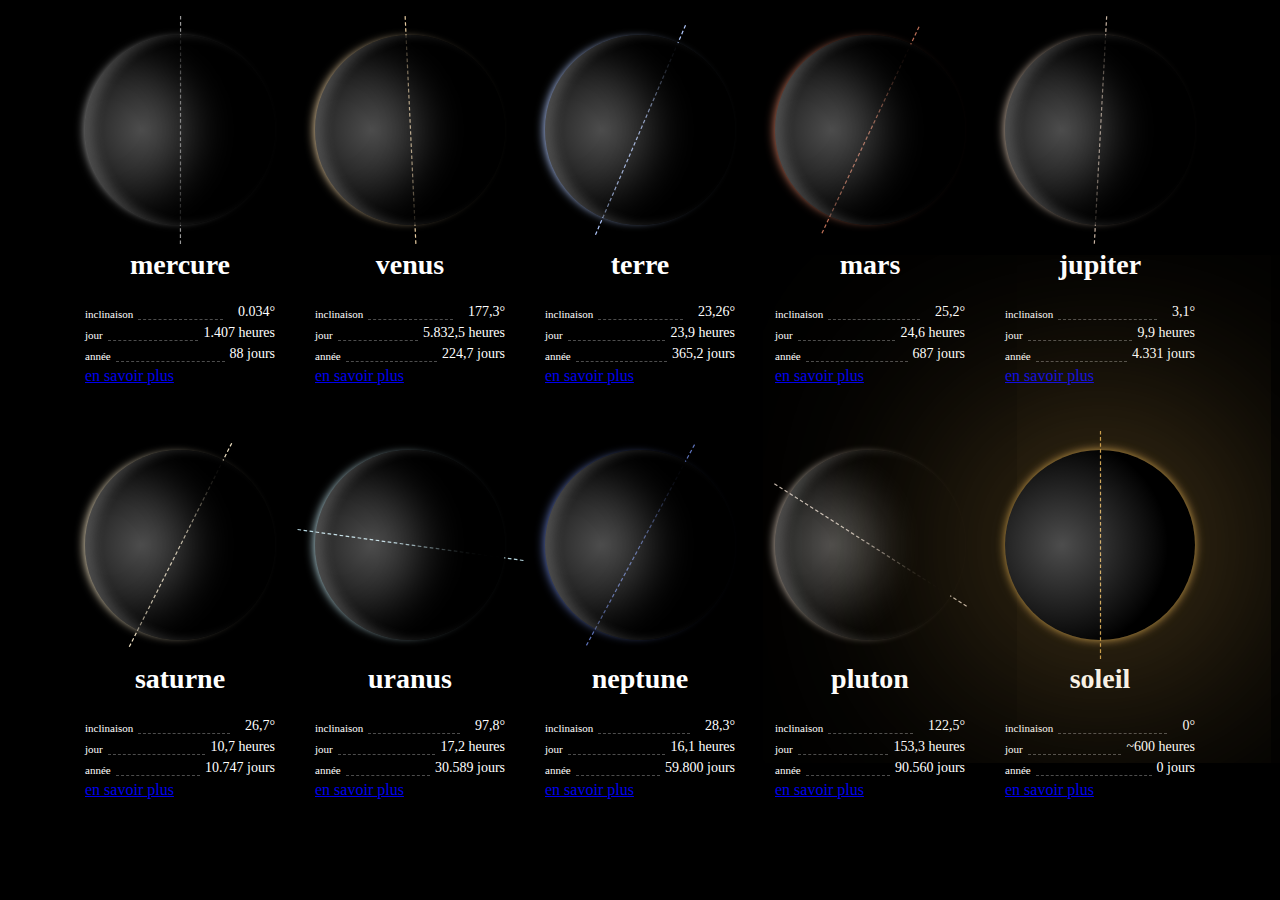
<file: mikway/index.html>
<!DOCTYPE html>

<html lang="fr">

<head>

    <meta charset="utf-8">
    <title>Système solaire</title>
    <link rel="stylesheet" href="style.css">

</head>

<body>
  <!-- <h1>Composition du système solaire</h1>

  <p>Pour une vision globale du système, cliquez <a href="#">ici</a></p> -->

  <article class="card card--mercury">
    <div class="card__planet">
      <div class="planet__atmosphere">
        <div class="planet__surface"></div>
      </div>
    </div>
    <div class="card__info">
      <h2 class="info__title">Mercure</h2>
      <div class="info__form">
        <div class="info__item">
          <label class="info__label">Inclinaison</label><span class="info__line"></span><i class="tilt__icon fas fa-long-arrow-alt-right"></i><span class="info__detail">0.034°</span>
        </div>
        <div class="info__item">
          <label class="info__label">Jour</label><span class="info__line"></span><span class="info__detail">1.407 heures</span>
        </div>
        <div class="info__item">
          <label class="info__label">Année</label><span class="info__line"></span><span class="info__detail">88 jours</span>
        </div>
        <a href="#">En savoir plus</a>
      </div>
    </div>
  </article>
  <article class="card card--venus">
    <div class="card__planet">
      <div class="planet__atmosphere">
        <div class="planet__surface"></div>
      </div>
    </div>
    <div class="card__info">
      <h2 class="info__title">Venus</h2>
      <div class="info__form">
        <div class="info__item">
          <label class="info__label">Inclinaison</label><span class="info__line"></span><i class="tilt__icon fas fa-long-arrow-alt-right"></i><span class="info__detail">177,3°</span>
        </div>
        <div class="info__item">
          <label class="info__label">Jour</label><span class="info__line"></span><span class="info__detail">5.832,5 heures</span>
        </div>
        <div class="info__item">
          <label class="info__label">Année</label><span class="info__line"></span><span class="info__detail">224,7 jours</span>
        </div>
        <a href="#">En savoir plus</a>
      </div>
    </div>
  </article>
  <article class="card card--earth">
    <div class="card__planet">
      <div class="planet__atmosphere">
        <div class="planet__surface"></div>
      </div>
    </div>
    <div class="card__info">
      <h2 class="info__title">Terre</h2>
      <div class="info__form">
        <div class="info__item">
          <label class="info__label">Inclinaison</label><span class="info__line"></span><i class="tilt__icon fas fa-long-arrow-alt-right"></i><span class="info__detail">23,26°</span>
        </div>
        <div class="info__item">
          <label class="info__label">Jour</label><span class="info__line"></span><span class="info__detail">23,9 heures</span>
        </div>
        <div class="info__item">
          <label class="info__label">Année</label><span class="info__line"></span><span class="info__detail">365,2 jours</span>
        </div>
        <a href="#">En savoir plus</a>
      </div>
    </div>
  </article>
  <article class="card card--mars">
    <div class="card__planet">
      <div class="planet__atmosphere">
        <div class="planet__surface"></div>
      </div>
    </div>
    <div class="card__info">
      <h2 class="info__title">Mars</h2>
      <div class="info__form">
        <div class="info__item">
          <label class="info__label">Inclinaison</label><span class="info__line"></span><i class="tilt__icon fas fa-long-arrow-alt-right"></i><span class="info__detail">25,2°</span>
        </div>
        <div class="info__item">
          <label class="info__label">Jour</label><span class="info__line"></span><span class="info__detail">24,6 heures</span>
        </div>
        <div class="info__item">
          <label class="info__label">Année</label><span class="info__line"></span><span class="info__detail">687 jours</span>
        </div>
        <a href="#">En savoir plus</a>
      </div>
    </div>
  </article>
  <article class="card card--jupiter">
    <div class="card__planet">
      <div class="planet__atmosphere">
        <div class="planet__surface"></div>
      </div>
    </div>
    <div class="card__info">
      <h2 class="info__title">Jupiter</h2>
      <div class="info__form">
        <div class="info__item">
          <label class="info__label">Inclinaison</label><span class="info__line"></span><i class="tilt__icon fas fa-long-arrow-alt-right"></i><span class="info__detail">3,1°</span>
        </div>
        <div class="info__item">
          <label class="info__label">Jour</label><span class="info__line"></span><span class="info__detail">9,9 heures</span>
        </div>
        <div class="info__item">
          <label class="info__label">Année</label><span class="info__line"></span><span class="info__detail">4.331 jours</span>
        </div>
        <a href="#">En savoir plus</a>
      </div>
    </div>
  </article>
  <article class="card card--saturn">
    <div class="card__planet">
      <div class="planet__atmosphere">
        <div class="planet__surface"></div>
      </div>
    </div>
    <div class="card__info">
      <h2 class="info__title">Saturne</h2>
      <div class="info__form">
        <div class="info__item">
          <label class="info__label">Inclinaison</label><span class="info__line"></span><i class="tilt__icon fas fa-long-arrow-alt-right"></i><span class="info__detail">26,7°</span>
        </div>
        <div class="info__item">
          <label class="info__label">Jour</label><span class="info__line"></span><span class="info__detail">10,7 heures</span>
        </div>
        <div class="info__item">
          <label class="info__label">Année</label><span class="info__line"></span><span class="info__detail">10.747 jours</span>
        </div>
        <a href="#">En savoir plus</a>
      </div>
    </div>
  </article>
  <article class="card card--uranus">
    <div class="card__planet">
      <div class="planet__atmosphere">
        <div class="planet__surface"></div>
      </div>
    </div>
    <div class="card__info">
      <h2 class="info__title">Uranus</h2>
      <div class="info__form">
        <div class="info__item">
          <label class="info__label">Inclinaison</label><span class="info__line"></span><i class="tilt__icon fas fa-long-arrow-alt-right"></i><span class="info__detail">97,8°</span>
        </div>
        <div class="info__item">
          <label class="info__label">Jour</label><span class="info__line"></span><span class="info__detail">17,2 heures</span>
        </div>
        <div class="info__item">
          <label class="info__label">Année</label><span class="info__line"></span><span class="info__detail">30.589 jours</span>
        </div>
        <a href="#">En savoir plus</a>
      </div>
    </div>
  </article>
  <article class="card card--neptune">
    <div class="card__planet">
      <div class="planet__atmosphere">
        <div class="planet__surface"></div>
      </div>
    </div>
    <div class="card__info">
      <h2 class="info__title">Neptune</h2>
      <div class="info__form">
        <div class="info__item">
          <label class="info__label">Inclinaison</label><span class="info__line"></span><i class="tilt__icon fas fa-long-arrow-alt-right"></i><span class="info__detail">28,3°</span>
        </div>
        <div class="info__item">
          <label class="info__label">Jour</label><span class="info__line"></span><span class="info__detail">16,1 heures</span>
        </div>
        <div class="info__item">
          <label class="info__label">Année</label><span class="info__line"></span><span class="info__detail">59.800 jours</span>
        </div>
        <a href="#">En savoir plus</a>
      </div>
    </div>
  </article>
  <article class="card card--pluto">
    <div class="card__planet">
      <div class="planet__atmosphere">
        <div class="planet__surface"></div>
      </div>
    </div>
    <div class="card__info">
      <h2 class="info__title">Pluton</h2>
      <div class="info__form">
        <div class="info__item">
          <label class="info__label">Inclinaison</label><span class="info__line"></span><i class="tilt__icon fas fa-long-arrow-alt-right"></i><span class="info__detail">122,5°</span>
        </div>
        <div class="info__item">
          <label class="info__label">Jour</label><span class="info__line"></span><span class="info__detail">153,3 heures</span>
        </div>
        <div class="info__item">
          <label class="info__label">Année</label><span class="info__line"></span><span class="info__detail">90.560 jours</span>
        </div>
        <a href="#">En savoir plus</a>
      </div>
    </div>
  </article>
  <article class="card card--sun">
    <div class="card__planet">
      <div class="planet__atmosphere">
        <div class="planet__surface"></div>
      </div>
    </div>
    <div class="card__info">
      <h2 class="info__title">Soleil</h2>
      <div class="info__form">
        <div class="info__item">
          <label class="info__label">Inclinaison</label><span class="info__line"></span><i class="tilt__icon fas fa-long-arrow-alt-right"></i><span class="info__detail">0°</span>
        </div>
        <div class="info__item">
          <label class="info__label">Jour</label><span class="info__line"></span><span class="info__detail">~600 heures</span>
        </div>
        <div class="info__item">
          <label class="info__label">Année</label><span class="info__line"></span><span class="info__detail">0 jours</span>
        </div>
        <a href="#">En savoir plus</a>
      </div>
    </div>
  </article>
     
</body>
</html>
</file>
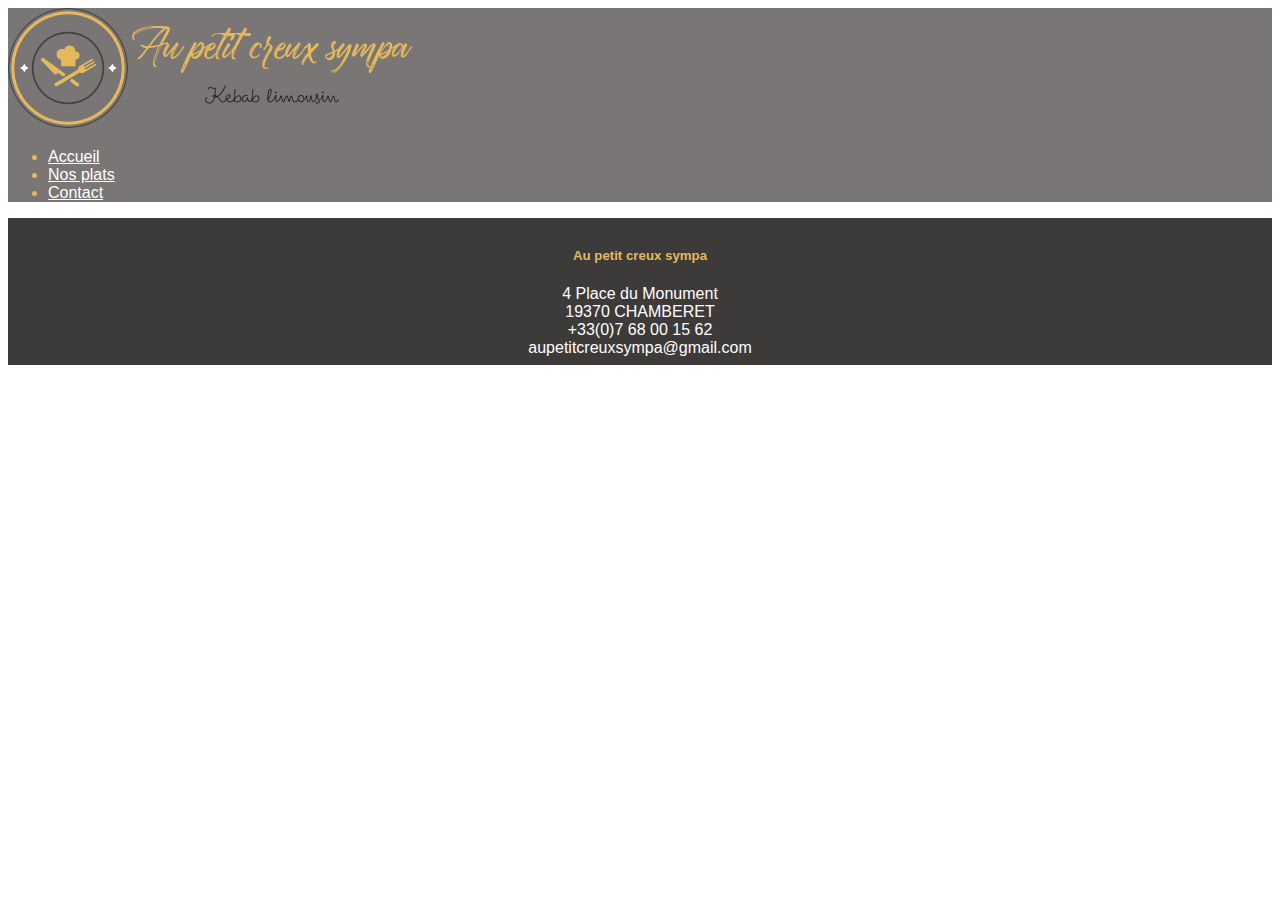
<file: au_petit_creux_sympa/contact.html>
<!DOCTYPE html>
<html lang="fr">

<head>
    <meta charset="utf-8">
    <meta http-equiv="X-UA-Compatible" content="IE=edge">
    <meta name="viewport" content="width=device-width, initial-scale=1">
    <title>Au petit creux sympa</title>
    <!-- <link rel="stylesheet" href="https://stackpath.bootstrapcdn.com/bootstrap/4.5.2/css/bootstrap.min.css" integrity="sha384-JcKb8q3iqJ61gNV9KGb8thSsNjpSL0n8PARn9HuZOnIxN0hoP+VmmDGMN5t9UJ0Z" crossorigin="anonymous"> -->
    <link rel="stylesheet" href="css/style.css">
    <link rel="stylesheet" href="https://use.fontawesome.com/releases/v5.14.0/css/all.css" integrity="sha384-HzLeBuhoNPvSl5KYnjx0BT+WB0QEEqLprO+NBkkk5gbc67FTaL7XIGa2w1L0Xbgc" crossorigin="anonymous">
</head>

<body>
    
    <header>
        <nav>
            <div id="logo"><a href="index.html"><img src="images/logo.png" alt="logo"></a></div>
            <ul>
                <li><a href="index.html">Accueil</a></li>
                <li><a href="menu.html">Nos plats</a></li>
                <li><a href="contact.html">Contact</a></li>
            </ul>
            <a href="https://www.facebook.com/aupetitcreuxsympa/" target="_blank" rel="noopener noreferrer"><i class="fab fa-facebook"></i></a>
        </nav>
    </header>

    <main>

    </main>

    <footer>
        <h5>Au petit creux sympa</h5>
        <p>4 Place du Monument</p>
        <p>19370 CHAMBERET</p>
        <p>+33(0)7 68 00 15 62</p>
        <p>aupetitcreuxsympa@gmail.com</p>
    </footer>

    
</body>
</file>
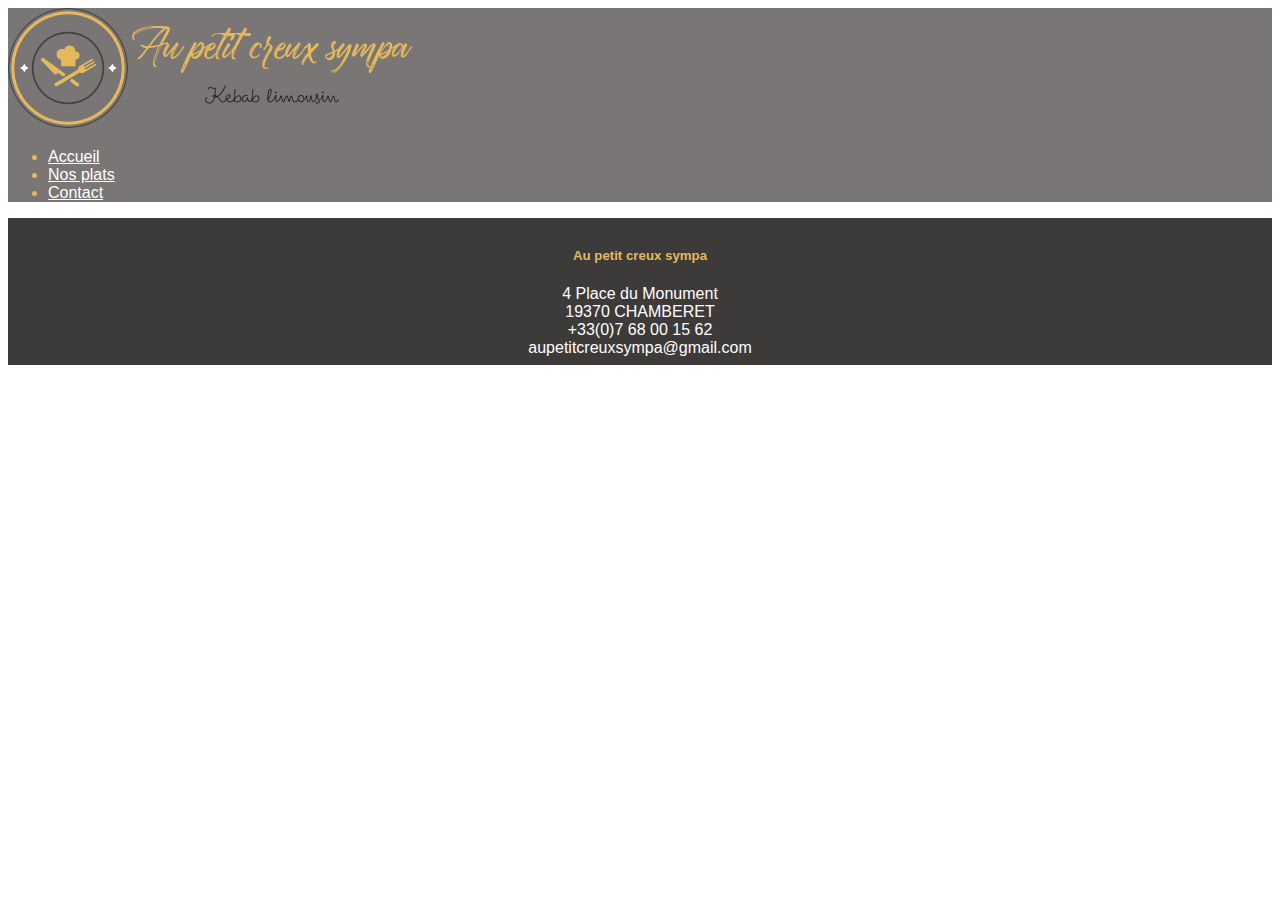
<file: au_petit_creux_sympa/menu.html>
<!DOCTYPE html>
<html lang="fr">

<head>
    <meta charset="utf-8">
    <meta http-equiv="X-UA-Compatible" content="IE=edge">
    <meta name="viewport" content="width=device-width, initial-scale=1">
    <title>Au petit creux sympa</title>
    <!-- <link rel="stylesheet" href="https://stackpath.bootstrapcdn.com/bootstrap/4.5.2/css/bootstrap.min.css" integrity="sha384-JcKb8q3iqJ61gNV9KGb8thSsNjpSL0n8PARn9HuZOnIxN0hoP+VmmDGMN5t9UJ0Z" crossorigin="anonymous"> -->
    <link rel="stylesheet" href="css/style.css">
    <link rel="stylesheet" href="https://use.fontawesome.com/releases/v5.14.0/css/all.css" integrity="sha384-HzLeBuhoNPvSl5KYnjx0BT+WB0QEEqLprO+NBkkk5gbc67FTaL7XIGa2w1L0Xbgc" crossorigin="anonymous">
</head>

<body>
    
    <header>
        <nav>
            <div id="logo"><a href="index.html"><img src="images/logo.png" alt="logo"></a></div>
            <ul>
                <li><a href="index.html">Accueil</a></li>
                <li><a href="menu.html">Nos plats</a></li>
                <li><a href="contact.html">Contact</a></li>
            </ul>
            <a href="https://www.facebook.com/aupetitcreuxsympa/" target="_blank" rel="noopener noreferrer"><i class="fab fa-facebook"></i></a>
        </nav>
    </header>

    <main>

    </main>

    <footer>
        <h5>Au petit creux sympa</h5>
        <p>4 Place du Monument</p>
        <p>19370 CHAMBERET</p>
        <p>+33(0)7 68 00 15 62</p>
        <p>aupetitcreuxsympa@gmail.com</p>
    </footer>

</body>
</file>
<file: mikway/style.css>
:root {
  --mercury-image: url(https://s3-us-west-2.amazonaws.com/s.cdpn.io/332937/mercury2.jpg);
  --mercury-tilt: rotate(0.034deg);
  --mercury-day: 1407.6;
  --mercury-color: #999999;
  --venus-image: url(https://s3-us-west-2.amazonaws.com/s.cdpn.io/332937/venus2.jpg);
  --venus-tilt: rotate(177.3deg);
  --venus-day: 5832.5;
  --venus-color: #e8cda2;
  --earth-image: url(https://s3-us-west-2.amazonaws.com/s.cdpn.io/332937/earth.jpg);
  --earth-tilt: rotate(23.26deg);
  --earth-day: 23.9;
  --earth-color: #b3caff;
  --mars-image: url(https://s3-us-west-2.amazonaws.com/s.cdpn.io/332937/mars.jpg);
  --mars-tilt: rotate(25.2deg);
  --mars-day: 24.6;
  --mars-color: #c07158;
  --jupiter-image: url(https://s3-us-west-2.amazonaws.com/s.cdpn.io/332937/jupiter.jpg);
  --jupiter-tilt: rotate(3.1deg);
  --jupiter-day: 9.9;
  --jupiter-color: #c9b5a4;
  --saturn-image: url(https://s3-us-west-2.amazonaws.com/s.cdpn.io/332937/saturn.jpg);
  --saturn-tilt: rotate(26.7deg);
  --saturn-day: 10.7;
  --saturn-color: #f0e2c4;
  --uranus-image: url(https://s3-us-west-2.amazonaws.com/s.cdpn.io/332937/uranus2.jpg);
  --uranus-tilt: rotate(97.8deg);
  --uranus-day: 17.2;
  --uranus-color: #b8d8e1;
  --neptune-image: url(https://s3-us-west-2.amazonaws.com/s.cdpn.io/332937/neptune.jpg);
  --neptune-tilt: rotate(28.3deg);
  --neptune-day: 16.1;
  --neptune-color: #5e73bb;
  --pluto-image: url(https://s3-us-west-2.amazonaws.com/s.cdpn.io/332937/pluto.jpg);
  --pluto-tilt: rotate(122.5deg);
  --pluto-day: 153.3;
  --pluto-color: #c3b6aa;
  --sun-image: url(https://s3-us-west-2.amazonaws.com/s.cdpn.io/332937/sun.jpg);
  --sun-tilt: rotate(0deg);
  --sun-day: 600;
  --sun-color: #cc9f4c;
}

@keyframes planetRotate {
  0% {
    background-position: 0% center;
  }
  100% {
    background-position: -200% center;
  }
}
body {
  background: #000000;
  color: #fff;
  height: 100%;
  width: 100vw;
  margin: 10px 0 40px 0;
  display: grid;
  grid-template-columns: repeat(auto-fill, 190px);
  grid-template-rows: repeat(auto-fill, 400px);
  grid-gap: 40px;
  align-items: center;
  justify-items: center;
  justify-content: center;
  overflow-x: hidden;
  font-family: "Major Mono Display";
  text-transform: lowercase;
}

.card {
  display: flex;
  flex-direction: column;
  align-items: center;
  position: relative;
}
.card--mercury .planet__atmosphere {
  box-shadow: inset 10px 0px 12px -2px rgba(255, 255, 255, 0.2), inset -70px 0px 50px 0px black, -5px 0px 10px -4px var(--mercury-color);
}
.card--mercury .planet__surface {
  background-image: var(--mercury-image);
  transform: var(--mercury-tilt) scale(1.2);
  animation: planetRotate calc(var(--mercury-day)*.1s) linear infinite;
}
.card--mercury .card__planet::before {
  transform: var(--mercury-tilt) scale(1.2);
  border-color: var(--mercury-color);
  color: var(--mercury-color);
}
.card--mercury .tilt__icon {
  transform: var(--mercury-tilt);
  color: var(--mercury-color);
}
.card--venus .planet__atmosphere {
  box-shadow: inset 10px 0px 12px -2px rgba(255, 255, 255, 0.2), inset -70px 0px 50px 0px black, -5px 0px 10px -4px var(--venus-color);
}
.card--venus .planet__surface {
  background-image: var(--venus-image);
  transform: var(--venus-tilt) scale(1.2);
  animation: planetRotate calc(var(--venus-day)*.1s) linear infinite;
}
.card--venus .card__planet::before {
  transform: var(--venus-tilt) scale(1.2);
  border-color: var(--venus-color);
  color: var(--venus-color);
}
.card--venus .tilt__icon {
  transform: var(--venus-tilt);
  color: var(--venus-color);
}
.card--earth .planet__atmosphere {
  box-shadow: inset 10px 0px 12px -2px rgba(255, 255, 255, 0.2), inset -70px 0px 50px 0px black, -5px 0px 10px -4px var(--earth-color);
}
.card--earth .planet__surface {
  background-image: var(--earth-image);
  transform: var(--earth-tilt) scale(1.2);
  animation: planetRotate calc(var(--earth-day)*.1s) linear infinite;
}
.card--earth .card__planet::before {
  transform: var(--earth-tilt) scale(1.2);
  border-color: var(--earth-color);
  color: var(--earth-color);
}
.card--earth .tilt__icon {
  transform: var(--earth-tilt);
  color: var(--earth-color);
}
.card--mars .planet__atmosphere {
  box-shadow: inset 10px 0px 12px -2px rgba(255, 255, 255, 0.2), inset -70px 0px 50px 0px black, -5px 0px 10px -4px var(--mars-color);
}
.card--mars .planet__surface {
  background-image: var(--mars-image);
  transform: var(--mars-tilt) scale(1.2);
  animation: planetRotate calc(var(--mars-day)*.1s) linear infinite;
}
.card--mars .card__planet::before {
  transform: var(--mars-tilt) scale(1.2);
  border-color: var(--mars-color);
  color: var(--mars-color);
}
.card--mars .tilt__icon {
  transform: var(--mars-tilt);
  color: var(--mars-color);
}
.card--jupiter .planet__atmosphere {
  box-shadow: inset 10px 0px 12px -2px rgba(255, 255, 255, 0.2), inset -70px 0px 50px 0px black, -5px 0px 10px -4px var(--jupiter-color);
}
.card--jupiter .planet__surface {
  background-image: var(--jupiter-image);
  transform: var(--jupiter-tilt) scale(1.2);
  animation: planetRotate calc(var(--jupiter-day)*.1s) linear infinite;
}
.card--jupiter .card__planet::before {
  transform: var(--jupiter-tilt) scale(1.2);
  border-color: var(--jupiter-color);
  color: var(--jupiter-color);
}
.card--jupiter .tilt__icon {
  transform: var(--jupiter-tilt);
  color: var(--jupiter-color);
}
.card--saturn .planet__atmosphere {
  box-shadow: inset 10px 0px 12px -2px rgba(255, 255, 255, 0.2), inset -70px 0px 50px 0px black, -5px 0px 10px -4px var(--saturn-color);
}
.card--saturn .planet__surface {
  background-image: var(--saturn-image);
  transform: var(--saturn-tilt) scale(1.2);
  animation: planetRotate calc(var(--saturn-day)*.1s) linear infinite;
}
.card--saturn .card__planet::before {
  transform: var(--saturn-tilt) scale(1.2);
  border-color: var(--saturn-color);
  color: var(--saturn-color);
}
.card--saturn .tilt__icon {
  transform: var(--saturn-tilt);
  color: var(--saturn-color);
}
.card--uranus .planet__atmosphere {
  box-shadow: inset 10px 0px 12px -2px rgba(255, 255, 255, 0.2), inset -70px 0px 50px 0px black, -5px 0px 10px -4px var(--uranus-color);
}
.card--uranus .planet__surface {
  background-image: var(--uranus-image);
  transform: var(--uranus-tilt) scale(1.2);
  animation: planetRotate calc(var(--uranus-day)*.1s) linear infinite;
}
.card--uranus .card__planet::before {
  transform: var(--uranus-tilt) scale(1.2);
  border-color: var(--uranus-color);
  color: var(--uranus-color);
}
.card--uranus .tilt__icon {
  transform: var(--uranus-tilt);
  color: var(--uranus-color);
}
.card--neptune .planet__atmosphere {
  box-shadow: inset 10px 0px 12px -2px rgba(255, 255, 255, 0.2), inset -70px 0px 50px 0px black, -5px 0px 10px -4px var(--neptune-color);
}
.card--neptune .planet__surface {
  background-image: var(--neptune-image);
  transform: var(--neptune-tilt) scale(1.2);
  animation: planetRotate calc(var(--neptune-day)*.1s) linear infinite;
}
.card--neptune .card__planet::before {
  transform: var(--neptune-tilt) scale(1.2);
  border-color: var(--neptune-color);
  color: var(--neptune-color);
}
.card--neptune .tilt__icon {
  transform: var(--neptune-tilt);
  color: var(--neptune-color);
}
.card--pluto .planet__atmosphere {
  box-shadow: inset 10px 0px 12px -2px rgba(255, 255, 255, 0.2), inset -70px 0px 50px 0px black, -5px 0px 10px -4px var(--pluto-color);
}
.card--pluto .planet__surface {
  background-image: var(--pluto-image);
  transform: var(--pluto-tilt) scale(1.2);
  animation: planetRotate calc(var(--pluto-day)*.1s) linear infinite;
}
.card--pluto .card__planet::before {
  transform: var(--pluto-tilt) scale(1.2);
  border-color: var(--pluto-color);
  color: var(--pluto-color);
}
.card--pluto .tilt__icon {
  transform: var(--pluto-tilt);
  color: var(--pluto-color);
}
.card--sun .planet__atmosphere {
  box-shadow: inset 10px 0px 12px -2px rgba(255, 255, 255, 0.2), inset -70px 0px 50px 0px black, -5px 0px 10px -4px var(--sun-color);
}
.card--sun .planet__surface {
  background-image: var(--sun-image);
  transform: var(--sun-tilt) scale(1.2);
  animation: planetRotate calc(var(--sun-day)*.1s) linear infinite;
}
.card--sun .card__planet::before {
  transform: var(--sun-tilt) scale(1.2);
  border-color: var(--sun-color);
  color: var(--sun-color);
}
.card--sun .tilt__icon {
  transform: var(--sun-tilt);
  color: var(--sun-color);
}

.card__planet::before {
  content: '';
  position: absolute;
  height: 190px;
  z-index: -2;
  left: 50%;
  top: 0%;
  border-left: 1px dashed rgba(255, 255, 255, 0.25);
}

.planet__atmosphere {
  height: 190px;
  width: 190px;
  position: relative;
  background: radial-gradient(circle at 30% 50%, rgba(255, 255, 255, 0.3) 0%, rgba(255, 255, 255, 0) 65%);
  border-radius: 100px;
  overflow: hidden;
}
.planet__surface {
  position: absolute;
  height: 100%;
  width: 100%;
  z-index: -1;
  background-size: cover;
}

.card--sun .planet__atmosphere {
  box-shadow: 0px 0px 10px 0px var(--sun-color), 0px 0px 1000px -2px var(--sun-color);
}

.card__info {
  width: 100%;
}

.info__title {
  text-align: center;
  font-size: 28px;
}
.info__form {
  display: flex;
  flex-direction: column;
  justify-content: space-between;
}
.info__item {
  display: flex;
  align-items: flex-end;
  margin-bottom: 5px;
  font-size: 14px;
}
.info__item .tilt__icon {
  margin: 0 5px;
}
.info__label {
  font-size: 11px;
}
.info__line {
  flex: 1;
  margin: 0 5px;
  border-bottom: 1px dashed rgba(255, 255, 255, 0.3);
}
</file>
<file: au_petit_creux_sympa/css/style.css>
*, *::before, *::after {
    box-sizing: border-box;
}

body {
    font-family: 'Graviola-Regular', sans-serif;
}

.container-fluid, .col, .row {
    padding: 0;
    margin: 0;
}

header {
    background-color: #7a7676;
    /* padding-right: 15px;
    padding-left: 15px; */
}

nav {
    /* padding-top: 0.5em;
    padding-bottom: 0.5em;
    display: flex;
    align-items: center;
    justify-content: space-between; */
    color: #e4b95b;
}

/* nav ul {
    display: flex;
    justify-content: space-between;
} */

/* nav li {
    padding-right: 2em;
} */

nav a {
    color: #ffffff;
    text-decoration-line: underline;
}


nav a:hover {
    color: #e4b95b;
    text-decoration: none;
}

.fa-facebook {
    color: #1111a5;
    font-size: 2em;
}


img {
    max-width: 100%;
}

#intro {
    position: relative;
    /* display: flex; */
    align-items: center;
    justify-content: center;
}

#title {
    position: absolute;
    color: #ffffff;
    text-align: center;
}

#presentation {
    background-image: url("../images/banner.png");
    background-size: cover;
    background-position: center;
    background-repeat: no-repeat;
    /* display: flex;
    flex-direction: column;
    justify-content: space-between; */
    padding: 1em;
}

/* #presentation h3 {
    text-align: center;
} */

#presentation h3 {
    text-align: center;
}

#presentation article {
    border: 2px solid #e4b95b ;
    /* display: flex;
    justify-content: space-between; */
    /* margin: 1em; */
    /* padding: 1em; */
    border-radius: 0.5em;
    margin-bottom: 1em;
}

footer {
    background-color: #3d3a3a;
    text-align: center;
    padding-top: 0.5em;
    padding-bottom: 0.5em;
}

footer h5 {
    color: #e4b95b;
}

footer p {
    color: #ffffff;
    margin: 0;
}
</file>
